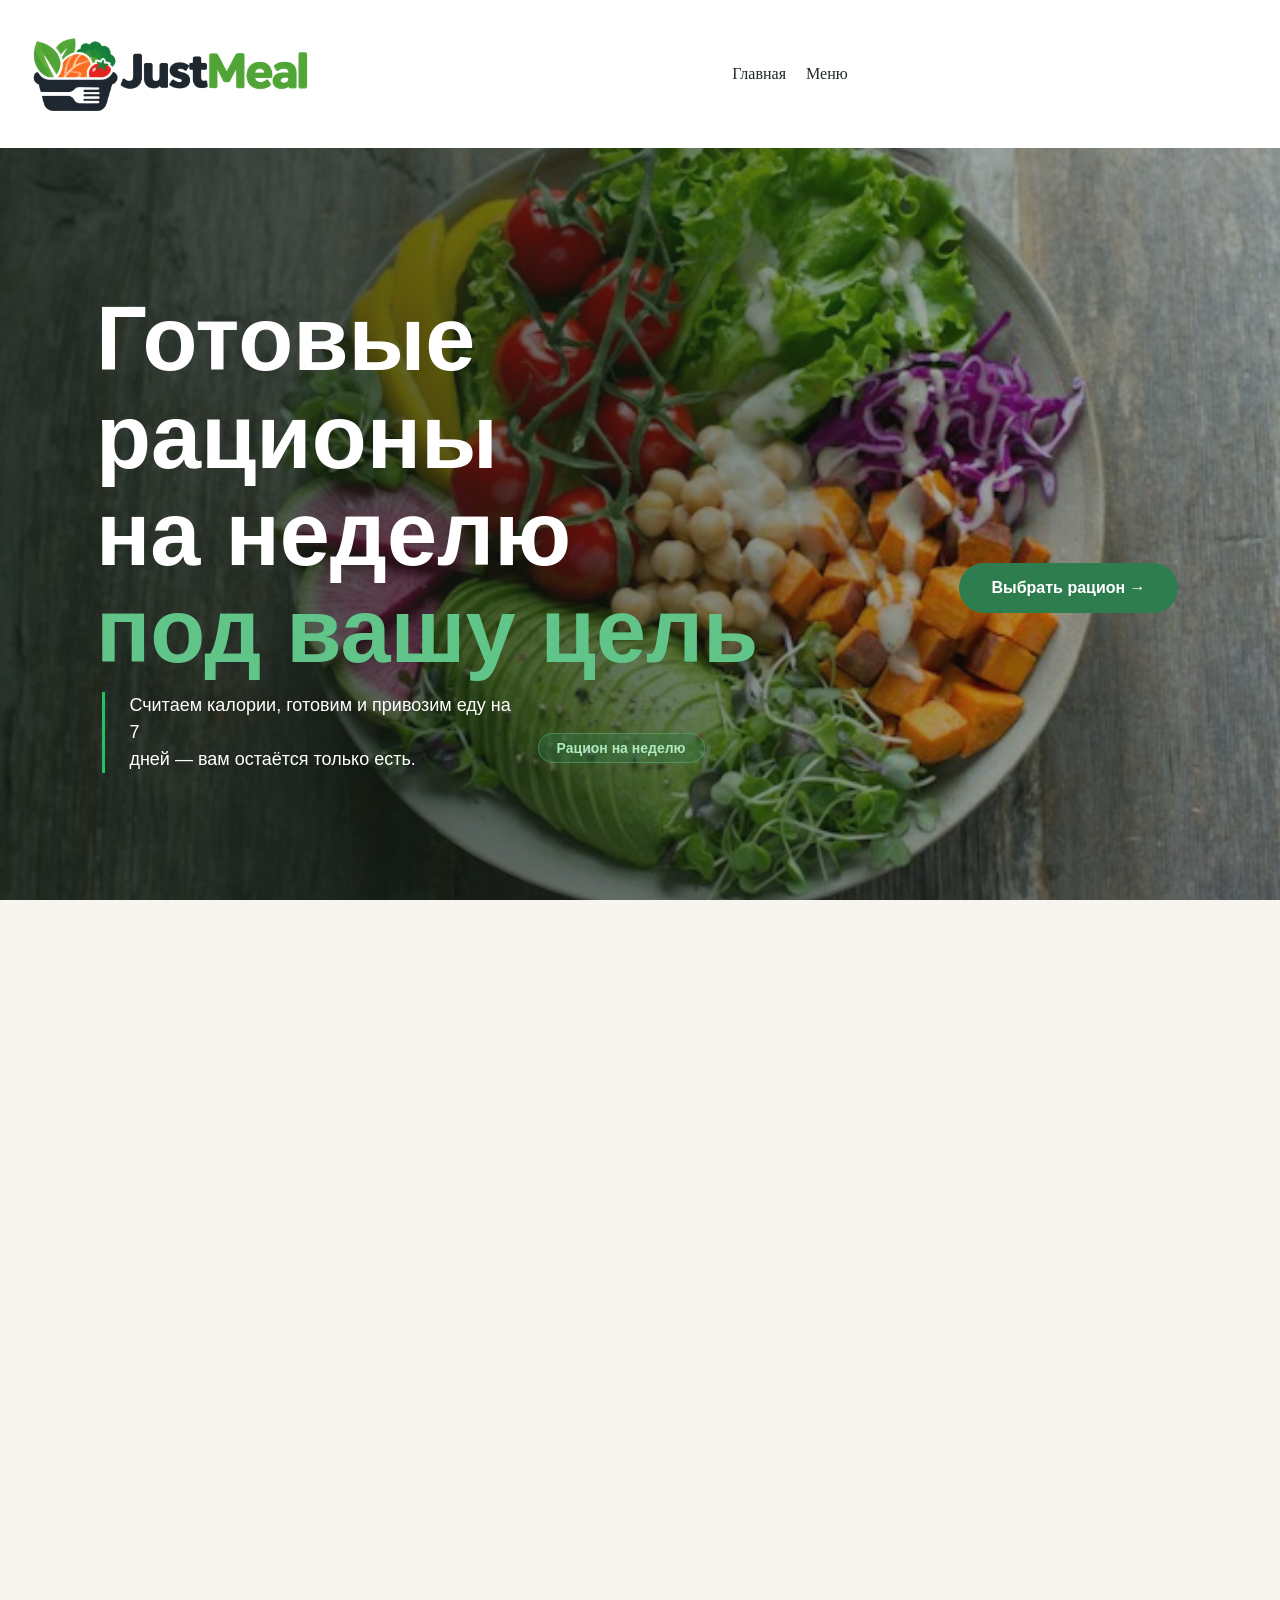
<file: index.html>
<!doctype html>
<html lang="en">
    <head>
        <meta charset="UTF-8" />
        <meta name="viewport" content="width=device-width, initial-scale=1.0" />
        <title>Главная</title>
        <link rel="stylesheet" href="./styles/styles.css" />
    </head>
    <body>
        <header>
            <img src="./imgs/logo.png" alt="" width="300px" height="130px" />
            <nav>
                <ul>
                    <li><a href="./index.html">Главная</a></li>
                    <li><a href="./menu.html">Меню</a></li>
                </ul>
            </nav>
        </header>
        <main>
            <div class="baner">
                <h1>Готовые</h1>
                <h1>рационы</h1>
                <h1>на неделю</h1>
                <h1 class="green">под вашу цель</h1>

                <div class="badge">Рацион на неделю</div>

                <h3>
                    Считаем калории, готовим и привозим еду на 7 <br />дней —
                    вам остаётся только есть.
                </h3>
                <a href="./menu.html" class="baner-btn"
                    >Выбрать рацион &rarr;</a
                >
            </div>
            <div class="what">
                <h1>Что делать?</h1>
                <div class="blocks">
                    <div class="block">
                        <h3>Выберите рацион</h3>
                        <p>Цель и калорийность</p>
                    </div>
                    <img src="./imgs/one.svg" alt="" />
                    <div class="block">
                        <h3>Оформите заказ</h3>
                        <p>Дни, дата и адрес доставки</p>
                    </div>
                    <img src="./imgs/two.svg" alt="" />
                    <div class="block">
                        <h3>Получайте еду</h3>
                        <p>Свежие блюда в контейнерах</p>
                    </div>
                </div>
            </div>
            <div class="goal">
                <h1>Выберите свою цель</h1>
                <div class="goal-cards">
                    <div class="goal-card">
                        <h3>Похудение</h3>
                        <p>Дефицит калорий без голода <br>
                        и сложных диет</p>
                        <span>1200–1800 ккал в день</span>
                        <a href="./menu.html">Смотреть меню →</a>
                    </div>
                    <div class="goal-card">
                        <h3>Набор массы</h3>
                        <p>Больше белка и энергии <br>
                        для тренировок</p>
                        <span>2400–3200 ккал в день</span>
                        <a href="./menu.html">Смотреть меню →</a>
                    </div>
                    <div class="goal-card">
                        <h3>Веганские меню</h3>
                        <p>Полноценный растительный <br>
                        белок без компромиссов</p>
                        <span>1500–2600 ккал в день</span>
                        <a href="./menu.html">Смотреть меню →</a>
                    </div>
                </div>
            </div>
        </main>
        <footer>
            <div class="copitrte">
                <div class="copitrte-text">
                    <h1>JustMeal</h1>
                    <p>© 2026 JustMeal</p>
                </div>
                <nav class="footer-nav">
                    <ul>
                        <li><a href="./index.html">Главная</a></li>
                        <li><a href="./menu.html">Меню</a></li>
                    </ul>
                </nav>
            </div>
        </footer>

    </body>
</html>
</file>
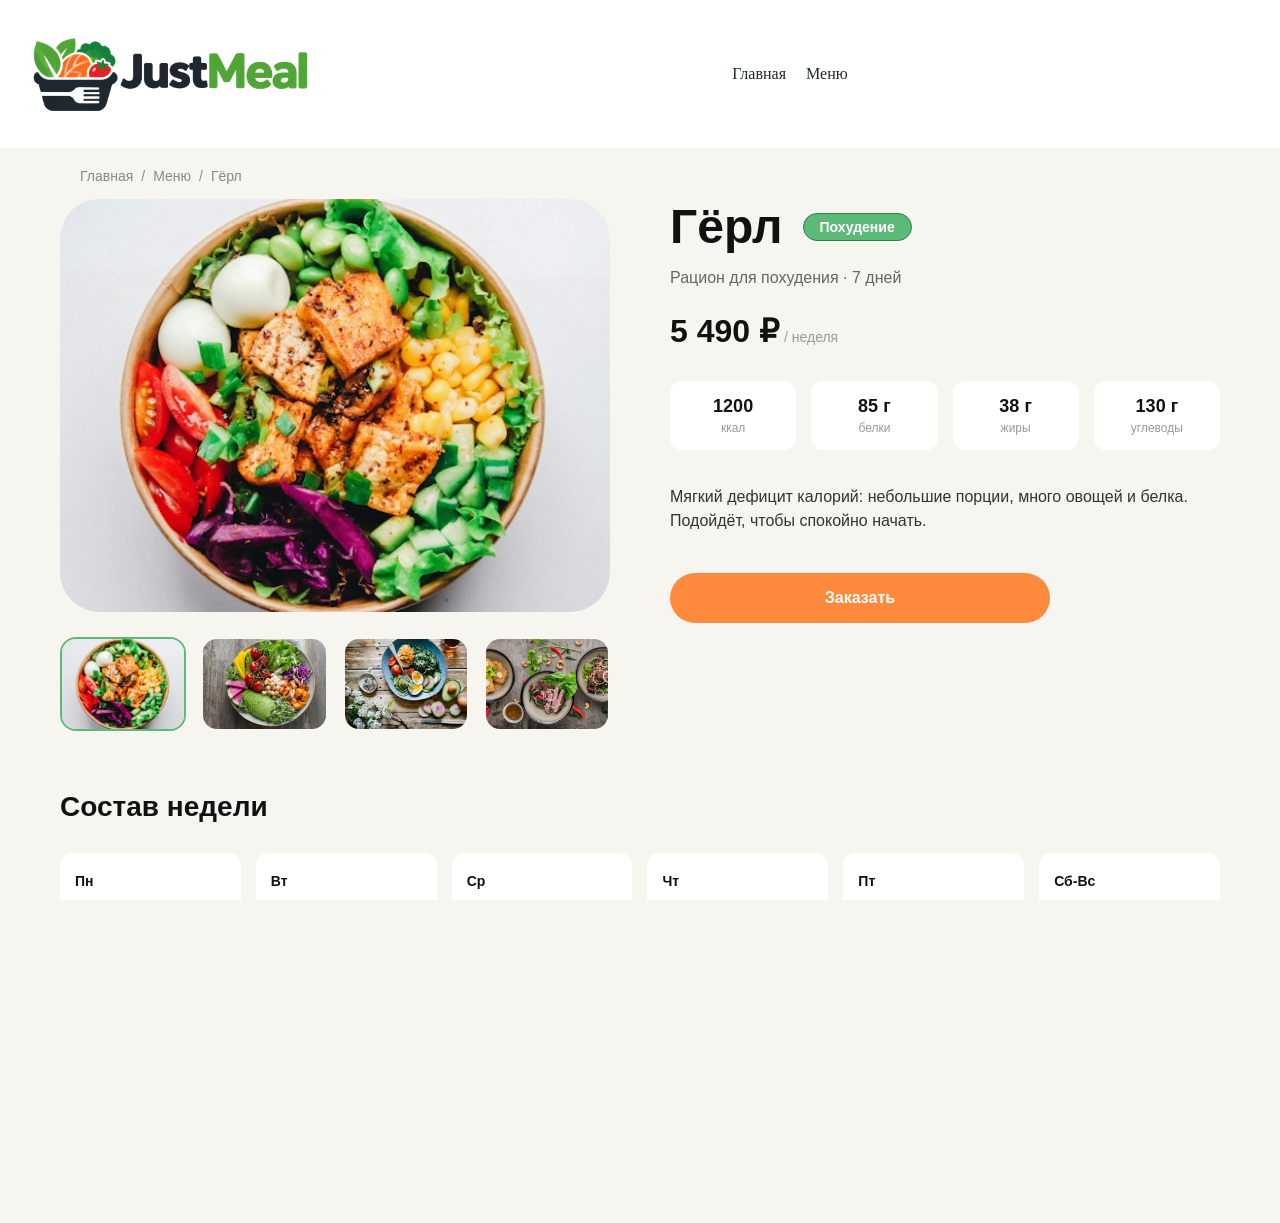
<file: card_tovar.html>
<!DOCTYPE html>
<html lang="en">
<head>
	<meta charset="UTF-8">
	<meta name="viewport" content="width=device-width, initial-scale=1.0">
	<title>Гёрл</title>
	<link rel="stylesheet" href="./styles/styles.css" />
    <script src="./js/app.js" defer></script>
</head>
<body>
    <header>
        <img src="./imgs/logo.png" alt="" width="300px" height="130px" />
        <nav>
            <ul>
                <li><a href="./index.html">Главная</a></li>
                <li><a href="./menu.html">Меню</a></li>
            </ul>
        </nav>
    </header>

    <main>
        <div class="breadcrumbs-nav">
            <div class="breadcrumbs">
                <div class="breadcrumb-item"><a href="./index.html">Главная</a></div>
                <div class="breadcrumb-item"><a href="./menu.html">Меню</a></div>
                <div class="breadcrumb-item">Гёрл</div>
            </div>
        </div>

        <div class="product-container">
            <div class="product-gallery">
                <div class="main-image">
                    <img src="./imgs/gerl-card.jpg" alt="Гёрл" id="mainImg">
                </div>
                <div class="thumbnails">
                    <div class="thumb active"><img src="./imgs/gerl-card.jpg" alt=""></div>
                    <div class="thumb"><img src="./imgs/gerl-card2.jpg" alt=""></div>
                    <div class="thumb"><img src="./imgs/gerl-card3.jpg" alt=""></div>
                    <div class="thumb"><img src="./imgs/gerl-card4.jpg" alt=""></div>
                </div>
            </div>

            <div class="product-info">
                <div class="title-row">
                    <div class="product-title">Гёрл</div>
                    <div class="badge">Похудение</div>
                </div>

                <div class="subtitle">Рацион для похудения · 7 дней</div>
                <div class="price-row">
                    <div class="price">5 490 ₽</div>
                    <div class="period">/ неделя</div>
                </div>

                <div class="nutrients-grid">
                    <div class="nutrient-card">
                        <div class="value">1200</div>
                        <div class="label">ккал</div>
                    </div>
                    <div class="nutrient-card">
                        <div class="value">85 г</div>
                        <div class="label">белки</div>
                    </div>
                    <div class="nutrient-card">
                        <div class="value">38 г</div>
                        <div class="label">жиры</div>
                    </div>
                    <div class="nutrient-card">
                        <div class="value">130 г</div>
                        <div class="label">углеводы</div>
                    </div>
                </div>

                <div class="description">
                    Мягкий дефицит калорий: небольшие порции, много овощей и белка. Подойдёт, чтобы спокойно начать.
                </div>

                <a href="#" class="order-btn">Заказать</a>
            </div>
        </div>

        <div class="weekly-composition">
            <div class="section-title">Состав недели</div>
            <div class="days-grid">
                <div class="day-card">
                    <div class="day-title">Пн</div>
                    <div class="day-text">Овсянка, курица, салат, творог</div>
                </div>
                <div class="day-card">
                    <div class="day-title">Вт</div>
                    <div class="day-text">Омлет, индейка, овощи, йогурт</div>
                </div>
                <div class="day-card">
                    <div class="day-title">Ср</div>
                    <div class="day-text">Гречка, рыба, салат, смузи</div>
                </div>
                <div class="day-card">
                    <div class="day-title">Чт</div>
                    <div class="day-text">Творог, курица, брокколи</div>
                </div>
                <div class="day-card">
                    <div class="day-title">Пт</div>
                    <div class="day-text">Овсянка, говядина, овощи</div>
                </div>
                <div class="day-card">
                    <div class="day-title">Сб-Вс</div>
                    <div class="day-text">Разнообразное меню</div>
                </div>
            </div>
        </div>
    </main>

    <footer>
        <div class="copitrte">
            <div class="copitrte-text">
                <h1>JustMeal</h1>
                <p>© 2026 JustMeal</p>
            </div>
            <nav class="footer-nav">
                <ul>
                    <li><a href="./index.html">Главная</a></li>
                    <li><a href="./menu.html">Меню</a></li>
                </ul>
            </nav>
        </div>
    </footer>
</body>
</html>
</file>
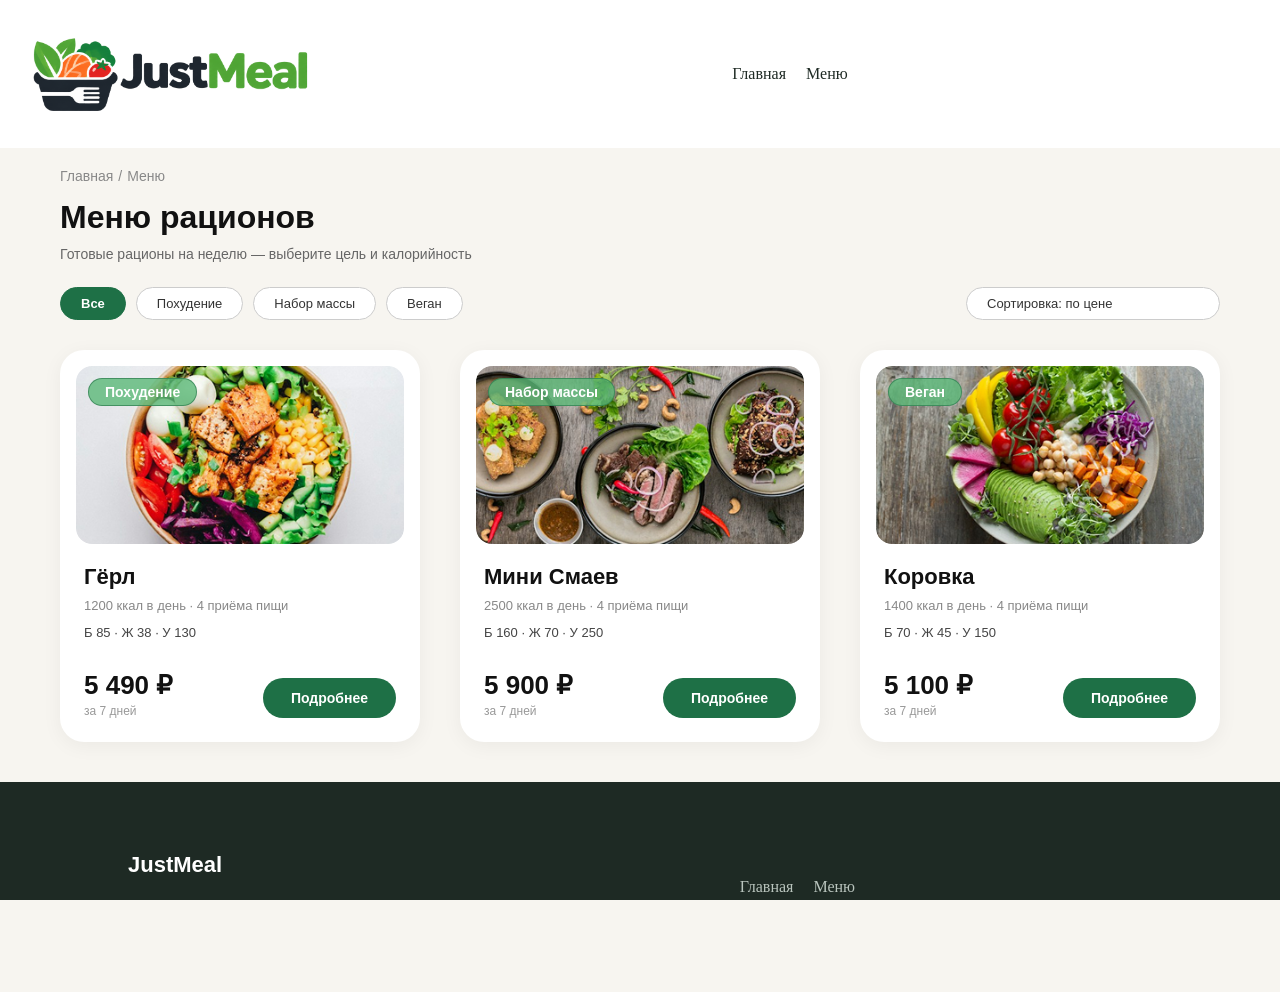
<file: menu.html>
<!doctype html>
<html lang="en">
    <head>
        <meta charset="UTF-8" />
        <meta name="viewport" content="width=device-width, initial-scale=1.0" />
        <title>Меню</title>
        <link rel="stylesheet" href="./styles/styles.css" />
            <script src="./js/app.js"></script>
    </head>
    <body>
        <header>
            <img src="./imgs/logo.png" alt="" width="300px" height="130px" />
            <nav>
                <ul>
                    <li><a href="./index.html">Главная</a></li>
                    <li><a href="./menu.html">Меню</a></li>
                </ul>
            </nav>
        </header>
        <main>
            <nav>
                <ol class="breadcrumbs">
                    <li><a href="./index.html">Главная</a></li>
                    <li>Меню</li>
                </ol>
            </nav>

            <h1>Меню рационов</h1>
            <h3>Готовые рационы на неделю — выберите цель и калорийность</h3>

            <div class="filtrs">
                <ul class="categries">
                    <li><button class="filter-btn active" onclick="filterCatalog(this)">Все</button></li>
                    <li><button class="filter-btn" onclick="filterCatalog(this)">Похудение</button></li>
                    <li><button class="filter-btn" onclick="filterCatalog(this)">Набор массы</button></li>
                    <li><button class="filter-btn" onclick="filterCatalog(this)">Веган</button></li>
                </ul>

                <div class="sort-wrapper">
                    <select class="sort-select" onchange="sortCatalog()">
                        <option value="price">Сортировка: по цене</option>
                        <option value="price-desc">Сортировка: по цене (убывание)</option>
                    </select>
                </div>

                </div>
            </div>
            <div class="cards">
                <div class="card">
                    <div class="card-image-block">
                        <img src="./imgs/gerl.png" alt="Гёрл">
                        <span class="badge">Похудение</span>
                    </div>

                    <div class="card-content">
                        <h2>Гёрл</h2>
                        <p class="card-info">1200 ккал в день · 4 приёма пищи</p>
                        <p class="card-bzhu">Б 85 · Ж 38 · У 130</p>

                        <div class="card-footer">
                            <div class="card-price-block">
                                <span class="price">5 490 ₽</span>
                                <span class="period">за 7 дней</span>
                            </div>
                            <a href="./card_tovar.html" class="card-btn">Подробнее</a>
                        </div>
                    </div>
                </div>

                <div class="card">
                    <div class="card-image-block">
                        <img src="./imgs/smaev.png" alt="Мини Смаев">
                        <span class="badge">Набор массы</span>
                    </div>

                    <div class="card-content">
                        <h2>Мини Смаев</h2>
                        <p class="card-info">2500 ккал в день · 4 приёма пищи</p>
                        <p class="card-bzhu">Б 160 · Ж 70 · У 250</p>

                        <div class="card-footer">
                            <div class="card-price-block">
                                <span class="price">5 900 ₽</span>
                                <span class="period">за 7 дней</span>
                            </div>
                            <a href="#" class="card-btn">Подробнее</a>
                        </div>
                    </div>
                </div>

                <div class="card">
                    <div class="card-image-block">
                        <img src="./imgs/cow.png" alt="Коровка">
                        <span class="badge">Веган</span>
                    </div>

                    <div class="card-content">
                        <h2>Коровка</h2>
                        <p class="card-info">1400 ккал в день · 4 приёма пищи</p>
                        <p class="card-bzhu">Б 70 · Ж 45 · У 150</p>

                        <div class="card-footer">
                            <div class="card-price-block">
                                <span class="price">5 100 ₽</span>
                                <span class="period">за 7 дней</span>
                            </div>
                            <a href="#" class="card-btn">Подробнее</a>
                        </div>
                    </div>
                </div>
            </div>

        </main>
        <footer>
            <div class="copitrte">
                <div class="copitrte-text">
                    <h1>JustMeal</h1>
                    <p>© 2026 JustMeal</p>
                </div>
                <nav class="footer-nav">
                    <ul>
                        <li><a href="./index.html">Главная</a></li>
                        <li><a href="./menu.html">Меню</a></li>
                    </ul>
                </nav>
            </div>
        </footer>
    </body>
</html>
</file>
<file: styles/styles.css>
* {
    margin: 0;
    padding: 0;
    box-sizing: border-box;
}

html, body {
    height: 100%;
    overflow-x: hidden;
}

body {
    background: #f7f5f0;
    display: flex;
    flex-direction: column;
}

main {
    flex: 1 0 auto;
    max-width: 1200px;
    margin: 0 auto;
    padding: 0;
    font-family: sans-serif;
    width: 100%;
}

footer {
    flex-shrink: 0;
    background-color: #1E2A24;
    padding: 70px 10%;
}

header {
    display: flex;
    align-items: center;
    background-color: white;
    color: #1e2a24;
    padding: 10px 20px;
    width: 100%;
}

header img {
    max-width: 300px;
    height: auto;
}

nav {
    margin: 0 auto;
}

nav ul {
    display: flex;
    gap: 20px;
    list-style-type: none;
    flex-wrap: wrap;
}

nav ul li a {
    text-decoration: none;
    color: #1e2a24;
    font-size: 16px;
}

.baner {
    width: 100vw;
    margin-left: calc(50% - 50vw);
    height: 755px;
    background:
        linear-gradient(
            90deg,
            rgba(13, 26, 18, 0.82) 0%,
            rgba(13, 26, 18, 0.55) 50%,
            rgba(13, 26, 18, 0.15) 100%
        ),
        url("../imgs/baner.jpg") no-repeat center center;
    background-size: cover;
    display: flex;
    flex-direction: column;
    justify-content: center;
    padding-left: 8%;
    position: relative;
    overflow: hidden;
}

.baner h1 {
    color: white;
    font-size: 90px;
    font-weight: 800;
    line-height: 1.08;
    margin: 0;
}

.baner h1.green {
    color: #61c589;
    margin-bottom: 80px;
}

.baner .badge {
    position: absolute;
    left: 42%;
    bottom: 140px;
    color: #aeeabd;
    background: rgba(46, 125, 79, 0.35);
    border: 1px solid rgba(92, 186, 120, 0.5);
    padding: 6px 18px;
    border-radius: 20px;
    font-size: 14px;
    font-weight: 600;
    white-space: nowrap;
}

.card-image-block .badge {
    position: absolute;
    top: 12px;
    left: 12px;
    bottom: auto;
    background-color: rgba(92, 186, 120, 0.8);
    color: #fff;
    height: 28px;
    padding: 0 16px;
    border: 1px solid rgba(46, 125, 79, 0.7);
    border-radius: 20px;
    font-size: 14px;
    font-weight: bold;
    display: flex;
    align-items: center;
    justify-content: center;
    line-height: 1;
}

.baner h3 {
    position: absolute;
    bottom: 130px;
    left: 8%;
    color: white;
    font-size: 18px;
    font-weight: 400;
    line-height: 1.5;
    max-width: 420px;
    border-left: 3px solid #24c164;
    padding-left: 24px;
    margin: 0;
}

.baner-btn {
    position: absolute;
    right: 8%;
    top: 55%;
    display: inline-flex;
    align-items: center;
    gap: 10px;
    background-color: #2e7d4f;
    color: white;
    text-decoration: none;
    padding: 16px 32px;
    border-radius: 30px;
    font-size: 16px;
    font-weight: 600;
    transition: background-color 0.2s ease;
    white-space: nowrap;
}

.baner-btn:hover {
    background-color: #1da352;
}

.what {
    width: 100vw;
    margin-left: calc(50% - 50vw);
    padding: 70px 10%;
    background-color: #ddebdd;
    min-height: 0;
}

.what h1 {
    font-size: 40px;
    margin: 0 0 50px 0;
    color: #1E2A24;
    font-weight: bold;
    text-align: center;
}

.blocks {
    display: flex;
    gap: 80px;
    justify-content: center;
    align-items: flex-start;
    flex-wrap: wrap;
}

.blocks img {
    display: none;
}

.block {
    display: flex;
    flex-direction: column;
    gap: 12px;
    text-align: center;
    align-items: center;
    flex: 0 1 260px;
    max-width: 280px;
}

.block h3 {
    font-size: 22px;
    color: #1E2A24;
    margin: 0;
    font-weight: bold;
}

.block p {
    font-size: 15px;
    color: #5B6660;
    margin: 0;
}

.goal {
    padding: 60px 20px;
    max-width: 1200px;
    margin: 0 auto;
}

.goal h1 {
    font-size: 40px;
    padding-bottom: 40px;
    color: #1E2A24;
    text-align: center;
}

.goal-cards {
    display: flex;
    gap: 40px;
    justify-content: center;
    flex-wrap: wrap;
}

.goal-card {
    background-color: white;
    border: none;
    border-radius: 20px;
    width: 320px;
    min-height: 280px;
    padding: 36px 28px;
    text-align: center;
    display: grid;
    grid-template-rows: auto 1fr auto auto;
    align-items: start;
    gap: 14px;
}

.goal-card h3 {
    font-size: 22px;
    font-weight: bold;
    margin: 0;
    color: #1E2A24;
}

.goal-card p {
    font-size: 15px;
    color: #5B6660;
    margin: 0;
    line-height: 1.4;
}

.goal-card span {
    font-size: 15px;
    font-weight: bold;
    color: #2E7D4F;
    margin-top: auto;
}

.goal-card a {
    text-decoration: none;
    color: #FF8A3D;
    font-weight: bold;
}

.copitrte {
    display: flex;
    justify-content: space-between;
    align-items: center;
}

.copitrte-text {
    display: flex;
    flex-direction: column;
    gap: 16px;
}

.copitrte h1 {
    font-size: 22px;
    font-weight: bold;
    color: white;
}

.copitrte p {
    font-size: 16px;
    color: #7F8C85;
}

.footer-nav {
    margin-right: auto;
    padding-left: 20%;
}

.footer-nav ul {
    display: flex;
    gap: 20px;
    list-style-type: none;
    flex-wrap: wrap;
}

.footer-nav ul li a {
    text-decoration: none;
    color: #B9C4BD;
    font-size: 16px;
}

.footer-nav ul li a:hover {
    color: white;
}

.breadcrumbs {
    display: flex;
    padding: 0;
    margin: 20px 20px 15px;
    list-style: none;
    font-family: sans-serif;
    font-size: 14px;
    flex-wrap: wrap;
}

.breadcrumbs li {
    color: #888;
}

.breadcrumbs a {
    color: #888;
    text-decoration: none;
}

.breadcrumbs li + li:before {
    content: "/";
    padding: 0 5px;
    color: #888;
}

.breadcrumbs-nav {
    margin: 20px 20px 15px;
}

.breadcrumb-item {
    color: #888;
    font-size: 14px;
    display: inline;
}

.breadcrumb-item a {
    color: #888;
    text-decoration: none;
}

.breadcrumb-item + .breadcrumb-item:before {
    content: "/";
    padding: 0 8px;
    color: #888;
}

main > h1,
main > h3 {
    margin-left: 20px;
    margin-right: 20px;
}

h1 {
    font-family: sans-serif;
    font-size: 32px;
    margin: 0 0 10px 0;
    color: #111;
}

h3 {
    font-family: sans-serif;
    font-size: 14px;
    font-weight: normal;
    color: #666;
    margin: 0 0 25px 0;
}

.filtrs {
    display: flex;
    justify-content: space-between;
    align-items: center;
    width: 100%;
    flex-wrap: wrap;
    gap: 12px;
    margin: 0 20px 30px;
    box-sizing: border-box;
    max-width: calc(100% - 40px);
}

.categries {
    display: flex;
    gap: 10px;
    padding: 0;
    margin: 0;
    list-style: none;
    flex-wrap: wrap;
}

.filter-btn {
    padding: 8px 20px;
    border-radius: 20px;
    border: 1px solid #ccc;
    background-color: #fff;
    font-family: sans-serif;
    font-size: 13px;
    color: #333;
    cursor: pointer;
}

.filter-btn.active {
    background-color: #1e7046;
    color: #fff;
    border-color: #1e7046;
    font-weight: bold;
}

.sort-select {
    padding: 8px 35px 8px 20px;
    border-radius: 20px;
    border: 1px solid #ccc;
    background-color: #fff;
    font-family: sans-serif;
    font-size: 13px;
    color: #333;
    cursor: pointer;
    appearance: none;
}

.cards {
    display: grid;
    grid-template-columns: repeat(3, 1fr);
    gap: 40px;
    width: 100%;
    max-width: 1200px;
    margin: 0 auto;
    padding: 0 20px 40px;
    box-sizing: border-box;
}

.card {
    width: 100%;
    background-color: #fff;
    border-radius: 24px;
    box-shadow: 0 4px 20px rgba(0, 0, 0, 0.05);
    font-family: sans-serif;
    padding: 16px;
    box-sizing: border-box;
}

.card-image-block {
    position: relative;
    width: 100%;
}

.card-image-block img {
    width: 100%;
    height: auto;
    display: block;
    border-radius: 16px;
}

.card-content {
    padding: 20px 8px 8px 8px;
}

.card-content h2 {
    font-size: 22px;
    margin: 0 0 8px 0;
    color: #111;
}

.card-info {
    font-size: 13px;
    color: #888;
    margin: 0 0 12px 0;
}

.card-bzhu {
    font-size: 13px;
    color: #444;
    margin: 0 0 30px 0;
}

.card-footer {
    display: flex;
    justify-content: space-between;
    align-items: flex-end;
    flex-wrap: wrap;
    gap: 10px;
}

.card-price-block {
    display: flex;
    flex-direction: column;
}

.price {
    font-size: 26px;
    font-weight: bold;
    color: #111;
    line-height: 1.2;
}

.period {
    font-size: 12px;
    color: #999;
    margin-top: 2px;
}

.card-btn {
    background-color: #1e7046;
    color: #fff;
    text-decoration: none;
    padding: 12px 28px;
    border-radius: 20px;
    font-family: sans-serif;
    font-size: 14px;
    font-weight: bold;
    display: inline-flex;
    align-items: center;
    justify-content: center;
}

.product-container {
    display: flex;
    gap: 60px;
    margin: 0 20px 60px;
    align-items: flex-start;
}

.product-gallery {
    width: 50%;
}

.main-image {
    position: relative;
    border-radius: 40px;
    overflow: hidden;
    margin-bottom: 25px;
    width: 100%;
    aspect-ratio: 4 / 3;
}

.main-image img {
    width: 100%;
    height: 100%;
    display: block;
    object-fit: cover;
}

.thumbnails {
    display: grid;
    grid-template-columns: repeat(4, 1fr);
    gap: 15px;
}

.thumb {
    border-radius: 16px;
    overflow: hidden;
    cursor: pointer;
    border: 2px solid transparent;
    aspect-ratio: 4 / 3;
    transition: border-color 0.2s ease;
}

.thumb.active {
    border-color: #5CBA78;
}

.thumb img {
    width: 100%;
    height: 100%;
    display: block;
    object-fit: cover;
}

.product-info {
    width: 50%;
}

.title-row {
    display: flex;
    align-items: center;
    gap: 20px;
    margin-bottom: 15px;
    flex-wrap: wrap;
}

.product-title {
    font-size: 48px;
    font-weight: bold;
    color: #111;
}

.product-info .badge {
    background-color: #5CBA78;
    color: #fff;
    height: 28px;
    padding: 0 16px;
    border: 1px solid #2E7D4F;
    border-radius: 20px;
    font-size: 14px;
    font-weight: bold;
    display: flex;
    align-items: center;
    justify-content: center;
    line-height: 1;
}

.subtitle {
    font-size: 16px;
    color: #666;
    margin: 0 0 25px 0;
}

.price-row {
    display: flex;
    align-items: baseline;
    gap: 5px;
    margin-bottom: 30px;
}

.product-info .price {
    font-size: 32px;
    font-weight: bold;
    color: #111;
}

.product-info .period {
    font-size: 14px;
    color: #999;
}

.nutrients-grid {
    display: grid;
    grid-template-columns: repeat(4, 1fr);
    gap: 15px;
    margin-bottom: 35px;
}

.nutrient-card {
    background-color: #fff;
    border-radius: 12px;
    padding: 15px 10px;
    text-align: center;
}

.nutrient-card .value {
    display: block;
    font-size: 18px;
    font-weight: bold;
    color: #111;
    margin-bottom: 4px;
}

.nutrient-card .label {
    display: block;
    font-size: 12px;
    color: #999;
}

.description {
    font-size: 16px;
    line-height: 1.5;
    color: #333;
    margin: 0 0 40px 0;
}

.order-btn {
    background-color: #ff8a3d;
    color: #fff;
    text-decoration: none;
    height: 50px;
    border-radius: 25px;
    font-size: 16px;
    font-weight: bold;
    display: flex;
    align-items: center;
    justify-content: center;
    width: 100%;
    max-width: 380px;
}

.section-title {
    font-size: 28px;
    font-weight: bold;
    color: #111;
    margin: 0 20px 30px;
}

.days-grid {
    display: grid;
    grid-template-columns: repeat(6, 1fr);
    gap: 15px;
    margin: 0 20px 40px;
}

.day-card {
    background-color: #fff;
    border-radius: 12px;
    padding: 20px 15px;
    min-height: 120px;
}

.day-title {
    font-size: 14px;
    font-weight: bold;
    color: #111;
    margin: 0 0 10px 0;
}

.day-text {
    font-size: 12px;
    color: #666;
    line-height: 1.4;
}

.weekly-composition {
    margin-bottom: 40px;
}

@media (max-width: 1200px) {
    .baner h1 {
        font-size: 70px;
    }

    .baner .badge {
        left: 38%;
    }
}

@media (max-width: 1024px) {
    .baner {
        height: 600px;
        padding-left: 5%;
    }

    .baner h1 {
        font-size: 56px;
    }

    .baner h1.green {
        margin-bottom: 50px;
    }

    .baner .badge {
        left: 5%;
        bottom: 100px;
    }

    .baner h3 {
        left: 5%;
        bottom: 90px;
        font-size: 16px;
        max-width: 360px;
    }

    .baner-btn {
        right: 5%;
        top: 52%;
        padding: 14px 26px;
    }

    .what {
        padding: 50px 5%;
    }

    .what h1 {
        font-size: 32px;
        margin-bottom: 36px;
    }

    .blocks {
        gap: 40px;
    }

    .block {
        flex: 0 1 200px;
    }

    .goal {
        padding: 40px 16px;
    }

    .goal h1 {
        font-size: 32px;
        padding-bottom: 30px;
    }

    .goal-cards {
        gap: 24px;
    }

    .goal-card {
        width: calc(50% - 12px);
        max-width: 300px;
        min-height: 250px;
        padding: 28px 20px;
    }

    .cards {
        grid-template-columns: repeat(2, 1fr);
        gap: 24px;
    }

    .product-container {
        gap: 30px;
        margin: 0 16px 40px;
    }

    .product-title {
        font-size: 34px;
    }

    .days-grid {
        grid-template-columns: repeat(3, 1fr);
        gap: 12px;
        margin: 0 16px 30px;
    }

    .section-title {
        margin: 0 16px 24px;
    }

    footer {
        padding: 45px 5%;
    }

    .footer-nav {
        padding-left: 8%;
    }
}

@media (max-width: 768px) {
    header {
        flex-direction: column;
        gap: 10px;
        padding: 12px;
        text-align: center;
    }

    header img {
        max-width: 180px;
    }

    nav ul {
        gap: 12px;
        justify-content: center;
    }

    nav ul li a {
        font-size: 14px;
    }

    .baner {
        height: auto;
        min-height: 480px;
        padding: 40px 16px 36px;
        margin-left: calc(50% - 50vw);
        justify-content: flex-start;
    }

    .baner h1 {
        font-size: 38px;
        position: relative;
    }

    .baner h1.green {
        margin-bottom: 16px;
    }

    .baner .badge {
        position: relative;
        left: auto;
        bottom: auto;
        display: inline-block;
        margin: 10px 0 16px;
        align-self: flex-start;
    }

    .baner h3 {
        position: relative;
        left: auto;
        bottom: auto;
        max-width: 100%;
        font-size: 14px;
        margin: 0 0 20px;
        padding-left: 14px;
    }

    .baner-btn {
        position: relative;
        right: auto;
        top: auto;
        margin-top: 4px;
        align-self: flex-start;
        padding: 12px 22px;
        font-size: 14px;
    }

    .what {
        padding: 36px 16px;
    }

    .what h1 {
        font-size: 26px;
        margin-bottom: 28px;
    }

    .blocks {
        flex-direction: column;
        gap: 28px;
        align-items: center;
    }

    .block {
        max-width: 100%;
    }

    .block h3 {
        font-size: 18px;
    }

    .block p {
        font-size: 14px;
    }

    .goal {
        padding: 32px 16px;
    }

    .goal h1 {
        font-size: 26px;
        padding-bottom: 24px;
    }

    .goal-cards {
        flex-direction: column;
        align-items: center;
        gap: 16px;
    }

    .goal-card {
        width: 100%;
        max-width: 360px;
        min-height: 0;
        padding: 24px 20px;
    }

    .goal-card h3 {
        font-size: 18px;
    }

    .cards {
        grid-template-columns: 1fr;
        gap: 18px;
        padding: 0 12px 30px;
    }

    .filtrs {
        flex-direction: column;
        align-items: stretch;
        margin: 0 12px 24px;
        max-width: calc(100% - 24px);
    }

    .categries {
        justify-content: center;
    }

    .sort-select {
        width: 100%;
    }

    .breadcrumbs,
    .breadcrumbs-nav {
        margin: 16px 12px 12px;
    }

    main > h1,
    main > h3 {
        margin-left: 12px;
        margin-right: 12px;
    }

    .product-container {
        flex-direction: column;
        gap: 24px;
        margin: 0 12px 40px;
    }

    .product-gallery,
    .product-info {
        width: 100%;
    }

    .main-image {
        border-radius: 20px;
        margin-bottom: 12px;
    }

    .thumbnails {
        gap: 8px;
    }

    .thumb {
        border-radius: 10px;
    }

    .product-title {
        font-size: 28px;
    }

    .product-info .price {
        font-size: 26px;
    }

    .nutrients-grid {
        grid-template-columns: repeat(2, 1fr);
        gap: 10px;
        margin-bottom: 24px;
    }

    .nutrient-card {
        padding: 12px 8px;
    }

    .nutrient-card .value {
        font-size: 16px;
    }

    .description {
        font-size: 15px;
        margin-bottom: 28px;
    }

    .order-btn {
        max-width: 100%;
        height: 46px;
        font-size: 15px;
    }

    .section-title {
        font-size: 22px;
        margin: 0 12px 20px;
    }

    .days-grid {
        grid-template-columns: repeat(2, 1fr);
        gap: 10px;
        margin: 0 12px 30px;
    }

    .day-card {
        padding: 16px 12px;
        min-height: 0;
    }

    footer {
        padding: 36px 16px;
    }

    .copitrte {
        flex-direction: column;
        gap: 20px;
        text-align: center;
    }

    .footer-nav {
        padding-left: 0;
        margin: 0 auto;
    }

    .footer-nav ul {
        justify-content: center;
        gap: 14px;
    }
}

@media (max-width: 480px) {
    header {
        padding: 10px;
        gap: 8px;
    }

    header img {
        max-width: 140px;
    }

    nav ul {
        gap: 8px;
    }

    nav ul li a {
        font-size: 13px;
    }

    .baner {
        min-height: 400px;
        padding: 28px 12px 28px;
    }

    .baner h1 {
        font-size: 30px;
    }

    .baner h1.green {
        margin-bottom: 10px;
    }

    .baner .badge {
        font-size: 11px;
        padding: 4px 12px;
        margin: 8px 0 12px;
    }

    .baner h3 {
        font-size: 13px;
        padding-left: 12px;
        margin-bottom: 16px;
    }

    .baner-btn {
        padding: 10px 18px;
        font-size: 13px;
        border-radius: 24px;
    }

    .what {
        padding: 28px 12px;
    }

    .what h1 {
        font-size: 22px;
        margin-bottom: 20px;
    }

    .block h3 {
        font-size: 16px;
    }

    .block p {
        font-size: 13px;
    }

    .goal {
        padding: 24px 12px;
    }

    .goal h1 {
        font-size: 22px;
        padding-bottom: 16px;
    }

    .goal-card {
        padding: 20px 16px;
    }

    .goal-card h3 {
        font-size: 17px;
    }

    .goal-card p {
        font-size: 13px;
    }

    .breadcrumbs {
        font-size: 12px;
    }

    h1 {
        font-size: 22px;
    }

    .product-title {
        font-size: 24px;
    }

    .product-info .badge {
        height: 24px;
        padding: 0 12px;
        font-size: 12px;
    }

    .subtitle {
        font-size: 14px;
        margin-bottom: 16px;
    }

    .price-row {
        margin-bottom: 16px;
    }

    .product-info .price {
        font-size: 22px;
    }

    .nutrients-grid {
        gap: 8px;
        margin-bottom: 18px;
    }

    .nutrient-card {
        padding: 10px 6px;
    }

    .nutrient-card .value {
        font-size: 15px;
    }

    .nutrient-card .label {
        font-size: 11px;
    }

    .description {
        font-size: 14px;
        margin-bottom: 22px;
    }

    .order-btn {
        height: 44px;
        font-size: 14px;
        border-radius: 22px;
    }

    .section-title {
        font-size: 18px;
        margin: 0 10px 14px;
    }

    .days-grid {
        grid-template-columns: 1fr;
        gap: 8px;
        margin: 0 10px 24px;
    }

    .day-card {
        padding: 14px 12px;
    }

    .day-title {
        font-size: 13px;
    }

    .day-text {
        font-size: 11px;
    }

    .card {
        padding: 12px;
        border-radius: 16px;
    }

    .card-content {
        padding: 14px 4px 4px;
    }

    .card-content h2 {
        font-size: 18px;
    }

    .card-info,
    .card-bzhu {
        font-size: 12px;
        margin-bottom: 10px;
    }

    .card-bzhu {
        margin-bottom: 18px;
    }

    .price {
        font-size: 20px;
    }

    .card-btn {
        padding: 10px 18px;
        font-size: 13px;
        border-radius: 16px;
    }

    .filter-btn {
        padding: 6px 12px;
        font-size: 12px;
    }

    .sort-select {
        padding: 6px 28px 6px 14px;
        font-size: 12px;
    }

    footer {
        padding: 28px 12px;
    }

    .copitrte h1 {
        font-size: 16px;
    }

    .copitrte p {
        font-size: 13px;
    }

    .footer-nav ul {
        gap: 10px;
    }

    .footer-nav ul li a {
        font-size: 13px;
    }
}
</file>
